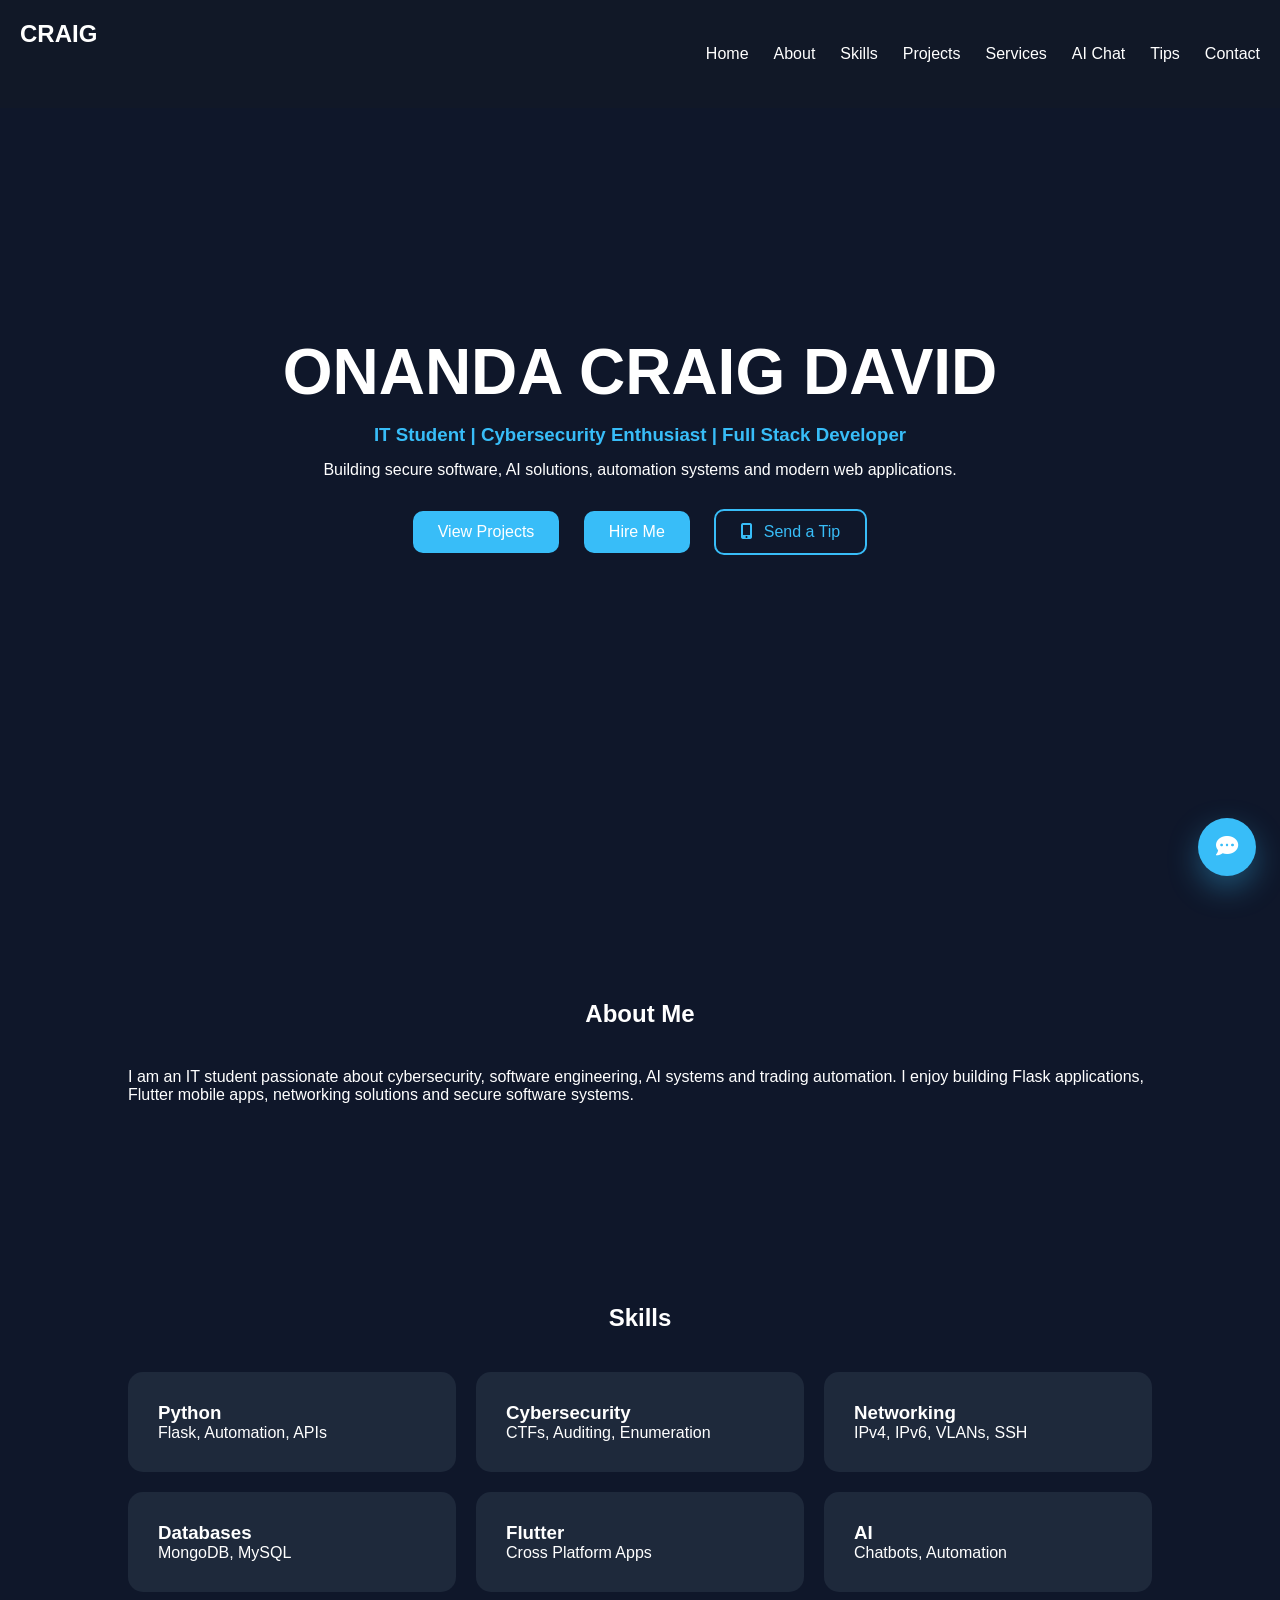
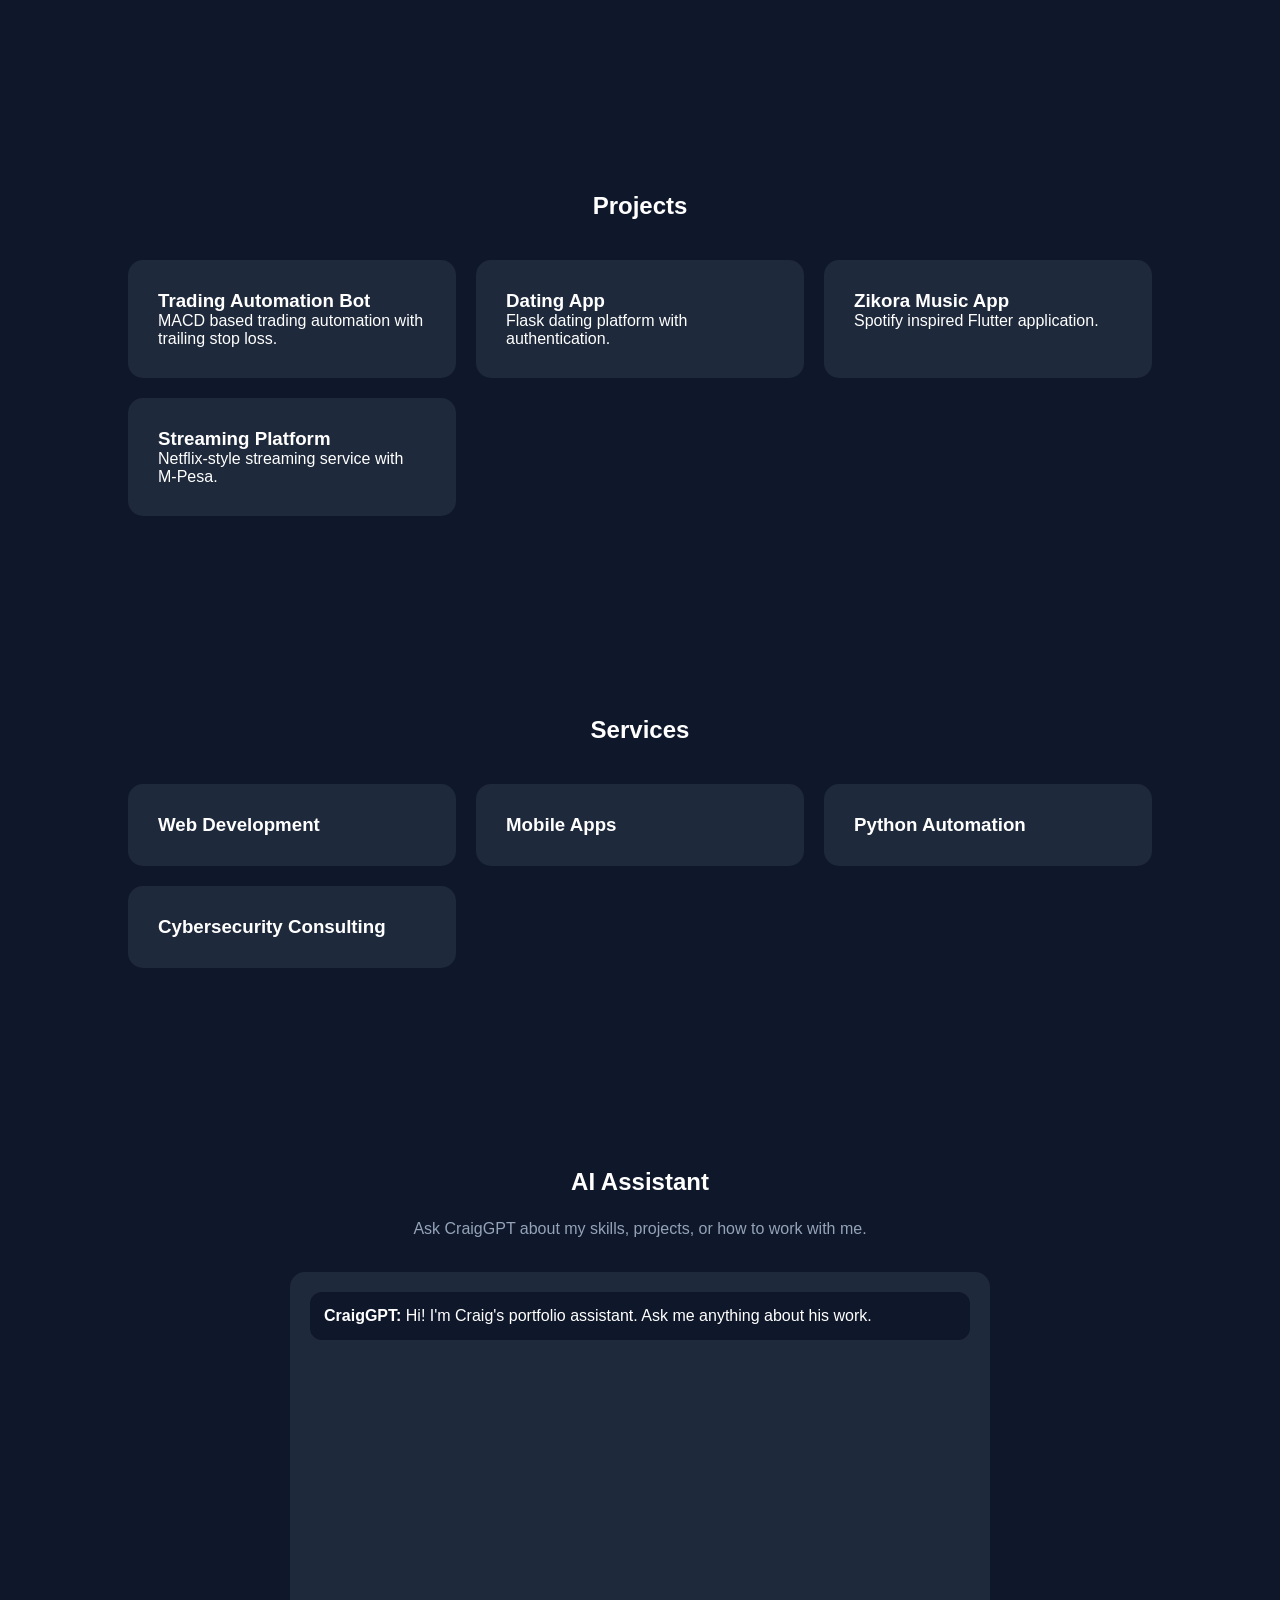
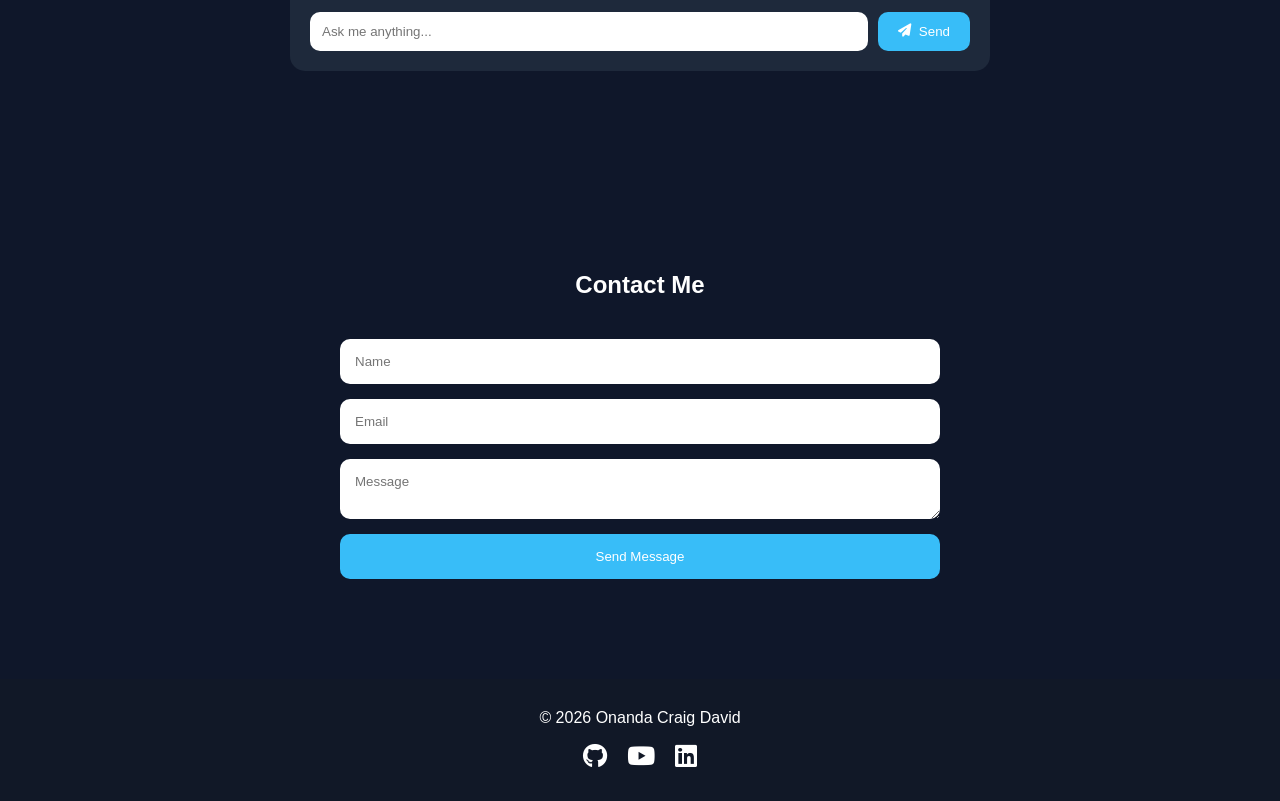
<file: index.html>
<!DOCTYPE html>
<html lang="en">
<head>
<meta charset="UTF-8">
<meta name="viewport" content="width=device-width, initial-scale=1.0">
<title>Onanda Craig David</title>

<link rel="stylesheet" href="index.css">

<link
href="https://cdnjs.cloudflare.com/ajax/libs/font-awesome/6.5.1/css/all.min.css"
rel="stylesheet"
/>

</head>
<body>

<header>
<nav>
<h2>CRAIG</h2>

<button class="nav-toggle" id="navToggle" aria-label="Toggle menu" aria-expanded="false">
<i class="fas fa-bars"></i>
</button>

<ul id="navMenu">
<li><a href="#home">Home</a></li>
<li><a href="#about">About</a></li>
<li><a href="#skills">Skills</a></li>
<li><a href="#projects">Projects</a></li>
<li><a href="#services">Services</a></li>
<li><a href="#chatbot">AI Chat</a></li>
<li><a href="tips.html">Tips</a></li>
<li><a href="#contact">Contact</a></li>
</ul>
</nav>
</header>

<section id="home" class="hero">

<div class="hero-content">

<h1>ONANDA CRAIG DAVID</h1>

<h3>IT Student | Cybersecurity Enthusiast | Full Stack Developer</h3>

<p>
Building secure software, AI solutions,
automation systems and modern web applications.
</p>

<div class="buttons">
<a href="#projects">View Projects</a>
<a href="#contact">Hire Me</a>
<a href="tips.html" class="tip-cta"><i class="fas fa-mobile-alt"></i> Send a Tip</a>
</div>

</div>

</section>

<section id="about">

<h2>About Me</h2>

<p>
I am an IT student passionate about cybersecurity,
software engineering, AI systems and trading automation.

I enjoy building Flask applications, Flutter mobile apps,
networking solutions and secure software systems.
</p>

</section>

<section id="skills">

<h2>Skills</h2>

<div class="cards">

<div class="card">
<h3>Python</h3>
<p>Flask, Automation, APIs</p>
</div>

<div class="card">
<h3>Cybersecurity</h3>
<p>CTFs, Auditing, Enumeration</p>
</div>

<div class="card">
<h3>Networking</h3>
<p>IPv4, IPv6, VLANs, SSH</p>
</div>

<div class="card">
<h3>Databases</h3>
<p>MongoDB, MySQL</p>
</div>

<div class="card">
<h3>Flutter</h3>
<p>Cross Platform Apps</p>
</div>

<div class="card">
<h3>AI</h3>
<p>Chatbots, Automation</p>
</div>

</div>

</section>

<section id="projects">

<h2>Projects</h2>

<div class="cards">

<div class="card">
<h3>Trading Automation Bot</h3>
<p>
MACD based trading automation with trailing stop loss.
</p>
</div>

<div class="card">
<h3>Dating App</h3>
<p>
Flask dating platform with authentication.
</p>
</div>

<div class="card">
<h3>Zikora Music App</h3>
<p>
Spotify inspired Flutter application.
</p>
</div>

<div class="card">
<h3>Streaming Platform</h3>
<p>
Netflix-style streaming service with M-Pesa.
</p>
</div>

</div>

</section>

<section id="services">

<h2>Services</h2>

<div class="cards">

<div class="card">
<h3>Web Development</h3>
</div>

<div class="card">
<h3>Mobile Apps</h3>
</div>

<div class="card">
<h3>Python Automation</h3>
</div>

<div class="card">
<h3>Cybersecurity Consulting</h3>
</div>

</div>

</section>

<section id="chatbot">

<h2>AI Assistant</h2>
<p class="section-subtitle">Ask CraigGPT about my skills, projects, or how to work with me.</p>

<div class="chat-container">

<div id="messages" class="messages">
<div class="message bot">
<strong>CraigGPT:</strong> Hi! I'm Craig's portfolio assistant. Ask me anything about his work.
</div>
</div>

<div class="chat-input">

<input
type="text"
id="userInput"
placeholder="Ask me anything..."
autocomplete="off"
>

<button type="button" onclick="sendMessage()">
<i class="fas fa-paper-plane"></i>
Send
</button>

</div>

</div>

</section>

<button id="chatToggle" class="chat-fab" aria-label="Open chat">
<i class="fas fa-comment-dots"></i>
</button>

<div id="chatWidget" class="chat-widget" aria-hidden="true">
<div class="chat-widget-header">
<span>CraigGPT</span>
<button id="chatClose" type="button" aria-label="Close chat">&times;</button>
</div>
<div id="widgetMessages" class="messages">
<div class="message bot">
<strong>CraigGPT:</strong> Need a quick answer? Ask me here.
</div>
</div>
<div class="chat-input">
<input type="text" id="widgetInput" placeholder="Type a message..." autocomplete="off">
<button type="button" id="widgetSend"><i class="fas fa-paper-plane"></i></button>
</div>
</div>

<section id="contact">

<h2>Contact Me</h2>

<form>

<input type="text" placeholder="Name">

<input type="email" placeholder="Email">

<textarea placeholder="Message"></textarea>

<button type="submit">
Send Message
</button>

</form>

</section>

<footer>

<p>
© 2026 Onanda Craig David
</p>

<div class="socials">

<a href="https://github.com/Craigonanda" target="_blank" rel="noopener noreferrer" aria-label="GitHub"><i class="fab fa-github"></i></a>
<a href="https://www.youtube.com/@transcender_000" target="_blank" rel="noopener noreferrer" aria-label="YouTube"><i class="fab fa-youtube"></i></a>
<a href="https://www.linkedin.com/in/daudi-undefined-34b0a937a/" target="_blank" rel="noopener noreferrer" aria-label="LinkedIn"><i class="fab fa-linkedin"></i></a>

</div>

</footer>

<script src="config.js"></script>
<script src="nav.js"></script>
<script src="script.js"></script>

</body>
</html>
</file>
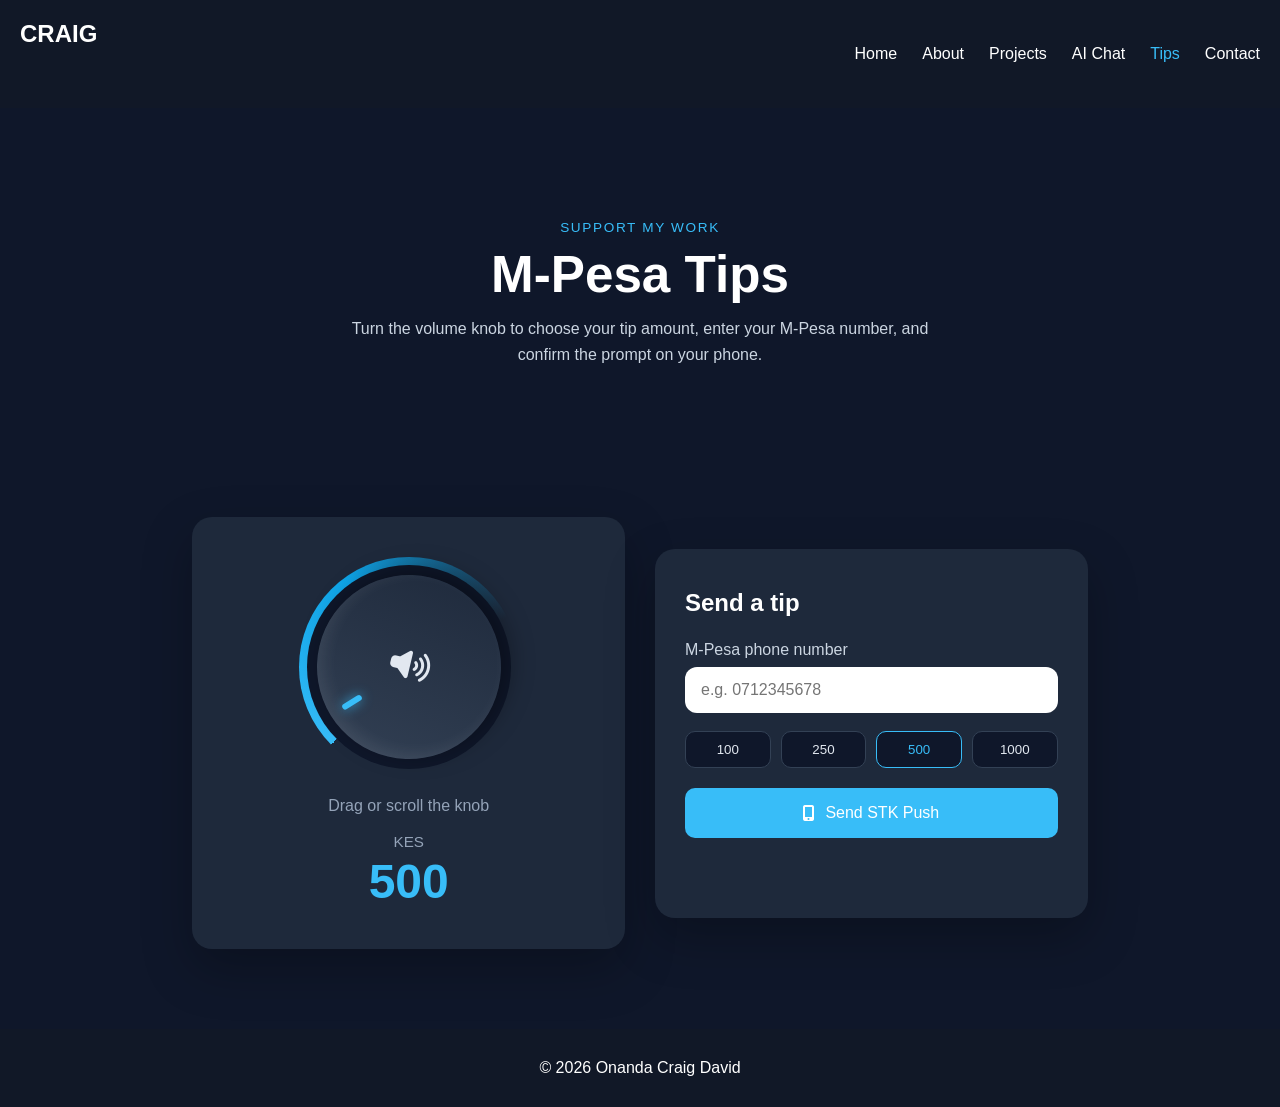
<file: tips.html>
<!DOCTYPE html>
<html lang="en">
<head>
<meta charset="UTF-8">
<meta name="viewport" content="width=device-width, initial-scale=1.0">
<title>Tip Craig | M-Pesa</title>
<link rel="stylesheet" href="index.css">
<link rel="stylesheet" href="tips.css">
<link href="https://cdnjs.cloudflare.com/ajax/libs/font-awesome/6.5.1/css/all.min.css" rel="stylesheet">
</head>
<body class="tips-page">

<header>
<nav>
<h2><a href="index.html">CRAIG</a></h2>
<button class="nav-toggle" id="navToggle" aria-label="Toggle menu" aria-expanded="false">
<i class="fas fa-bars"></i>
</button>
<ul id="navMenu">
<li><a href="index.html#home">Home</a></li>
<li><a href="index.html#about">About</a></li>
<li><a href="index.html#projects">Projects</a></li>
<li><a href="index.html#chatbot">AI Chat</a></li>
<li><a href="tips.html" class="active">Tips</a></li>
<li><a href="index.html#contact">Contact</a></li>
</ul>
</nav>
</header>

<main class="tips-main">
<section class="tips-hero">
<p class="eyebrow">Support my work</p>
<h1>M-Pesa Tips</h1>
<p class="subtitle">
Turn the volume knob to choose your tip amount, enter your M-Pesa number,
and confirm the prompt on your phone.
</p>
</section>

<div class="tips-layout">
<div class="knob-panel">
<div class="knob-wrap">
<div class="knob-ring"></div>
<div class="knob-dial" id="knobDial" aria-hidden="true">
<div class="knob-indicator"></div>
<span class="knob-icon"><i class="fas fa-volume-up"></i></span>
</div>
</div>

<p class="knob-label">Drag or scroll the knob</p>

<div class="amount-display">
<span class="currency">KES</span>
<span class="amount" id="tipAmount">500</span>
</div>

<input type="range" id="amountSlider" min="10" max="10000" step="10" value="500" class="sr-only" aria-label="Tip amount">
</div>

<div class="tip-form-panel">
<h2>Send a tip</h2>

<label for="phoneInput">M-Pesa phone number</label>
<input type="tel" id="phoneInput" placeholder="e.g. 0712345678" autocomplete="tel">

<div class="preset-row">
<button type="button" class="preset" data-amount="100">100</button>
<button type="button" class="preset" data-amount="250">250</button>
<button type="button" class="preset" data-amount="500">500</button>
<button type="button" class="preset" data-amount="1000">1000</button>
</div>

<button type="button" id="tipBtn" class="tip-btn">
<i class="fas fa-mobile-alt"></i>
Send STK Push
</button>

<p id="tipStatus" class="tip-status" role="status" aria-live="polite"></p>
</div>
</div>
</main>

<footer>
<p>© 2026 Onanda Craig David</p>
</footer>

<script src="config.js"></script>
<script src="nav.js"></script>
<script src="tips.js"></script>
</body>
</html>
</file>
<file: index.css>
*{
margin:0;
padding:0;
box-sizing:border-box;
font-family:Segoe UI,sans-serif;
scroll-behavior:smooth;
}

body{
background:#0f172a;
color:white;
}

header{
position:fixed;
width:100%;
background:#111827;
padding:20px;
z-index:1000;
}

nav{
display:flex;
justify-content:space-between;
align-items:center;
}

nav ul{
display:flex;
list-style:none;
gap:25px;
}

nav a{
text-decoration:none;
color:white;
}

.nav-toggle{
display:none;
background:none;
border:none;
color:white;
font-size:1.5rem;
cursor:pointer;
padding:6px 10px;
}

.hero{
height:100vh;
display:flex;
justify-content:center;
align-items:center;
text-align:center;
padding:50px;
}

.hero h1{
font-size:4rem;
}

.hero h3{
color:#38bdf8;
margin:15px 0;
}

.buttons{
margin-top:20px;
}

.buttons a{
padding:12px 25px;
background:#38bdf8;
text-decoration:none;
color:white;
margin:10px;
border-radius:10px;
display:inline-block;
}

.buttons a.tip-cta{
background:transparent;
border:2px solid #38bdf8;
color:#38bdf8;
}

.buttons a.tip-cta:hover{
background:#38bdf8;
color:white;
}

.buttons a.tip-cta i{
margin-right:6px;
}

section{
padding:100px 10%;
}

h2{
text-align:center;
margin-bottom:40px;
}

.cards{
display:grid;
grid-template-columns:repeat(auto-fit,minmax(250px,1fr));
gap:20px;
}

.card{
background:#1e293b;
padding:30px;
border-radius:15px;
transition:0.3s;
}

.card:hover{
transform:translateY(-10px);
}

.section-subtitle{
text-align:center;
color:#94a3b8;
margin:-20px auto 30px;
max-width:560px;
line-height:1.6;
}

.chat-container{
max-width:700px;
margin:auto;
background:#1e293b;
padding:20px;
border-radius:15px;
}

.messages,
#messages{
height:300px;
overflow-y:auto;
margin-bottom:20px;
display:flex;
flex-direction:column;
gap:12px;
}

.message{
padding:12px 14px;
border-radius:12px;
line-height:1.5;
background:#0f172a;
}

.message.user{
background:#1d4ed8;
}

.message.bot{
background:#0f172a;
}

.message.typing{
color:#94a3b8;
font-style:italic;
}

.chat-input{
display:flex;
gap:10px;
}

.chat-input input{
flex:1;
padding:12px;
border:none;
border-radius:10px;
}

.chat-input button{
padding:12px 20px;
background:#38bdf8;
border:none;
color:white;
cursor:pointer;
border-radius:10px;
display:flex;
align-items:center;
gap:8px;
}

.chat-fab{
position:fixed;
right:24px;
bottom:24px;
width:58px;
height:58px;
border:none;
border-radius:50%;
background:#38bdf8;
color:white;
font-size:1.4rem;
cursor:pointer;
box-shadow:0 12px 30px rgba(56,189,248,0.35);
z-index:1100;
}

.chat-widget{
position:fixed;
right:24px;
bottom:92px;
width:min(360px, calc(100vw - 32px));
background:#1e293b;
border-radius:16px;
overflow:hidden;
box-shadow:0 20px 50px rgba(0,0,0,0.35);
transform:translateY(16px) scale(0.98);
opacity:0;
pointer-events:none;
transition:0.2s ease;
z-index:1100;
}

.chat-widget.open{
transform:translateY(0) scale(1);
opacity:1;
pointer-events:auto;
}

.chat-widget-header{
display:flex;
justify-content:space-between;
align-items:center;
padding:14px 16px;
background:#111827;
font-weight:600;
}

.chat-widget-header button{
background:none;
border:none;
color:white;
font-size:1.4rem;
cursor:pointer;
}

.chat-widget .messages{
height:260px;
padding:16px;
}

.chat-widget .chat-input{
padding:12px;
}

.chat-widget .chat-input button{
padding:12px 16px;
}

form{
max-width:600px;
margin:auto;
display:flex;
flex-direction:column;
gap:15px;
}

input,textarea{
padding:15px;
border:none;
border-radius:10px;
}

button{
padding:15px;
background:#38bdf8;
border:none;
color:white;
cursor:pointer;
border-radius:10px;
}

footer{
text-align:center;
padding:30px;
background:#111827;
}

.socials{
margin-top:15px;
font-size:25px;
display:flex;
justify-content:center;
gap:20px;
}

.socials a{
color:white;
transition:0.2s;
}

.socials a:hover{
color:#38bdf8;
}

/* ===================== Responsive: tablets ===================== */
@media (max-width: 880px){

nav{
flex-wrap:wrap;
}

.nav-toggle{
display:block;
}

nav ul{
display:none;
flex-direction:column;
width:100%;
gap:0;
margin-top:15px;
}

nav ul.open{
display:flex;
}

nav ul li{
width:100%;
}

nav ul li a{
display:block;
padding:14px 4px;
border-top:1px solid rgba(255,255,255,0.08);
}

nav ul li:first-child a{
border-top:none;
}

section{
padding:80px 6%;
}

.hero{
padding:30px 6%;
}

.hero h1{
font-size:clamp(2.2rem, 8vw, 3.4rem);
}

}

/* ===================== Responsive: phones ===================== */
@media (max-width: 520px){

header{
padding:14px 16px;
}

.hero h1{
font-size:clamp(1.8rem, 9vw, 2.6rem);
line-height:1.2;
}

.hero h3{
font-size:1.05rem;
}

.hero p{
font-size:0.95rem;
}

.buttons a{
padding:12px 18px;
margin:6px;
display:inline-block;
}

section{
padding:60px 5%;
}

h2{
font-size:1.6rem;
}

.cards{
grid-template-columns:1fr;
}

.chat-container{
padding:14px;
}

.messages,
#messages{
height:240px;
}

.chat-fab{
right:16px;
bottom:16px;
width:52px;
height:52px;
font-size:1.2rem;
}

.chat-widget{
right:16px;
bottom:80px;
width:calc(100vw - 24px);
}

form{
gap:12px;
}

}
</file>
<file: tips.css>
.tips-page header nav h2 a,
.tips-page nav a.active {
color: #38bdf8;
}

.tips-page header nav h2 a {
text-decoration: none;
color: white;
}

.tips-main {
padding: 120px 8% 80px;
max-width: 1100px;
margin: 0 auto;
}

.tips-hero {
text-align: center;
margin-bottom: 50px;
}

.tips-hero .eyebrow {
color: #38bdf8;
text-transform: uppercase;
letter-spacing: 0.12em;
font-size: 0.85rem;
margin-bottom: 10px;
}

.tips-hero h1 {
font-size: clamp(2rem, 5vw, 3.2rem);
margin-bottom: 12px;
}

.tips-hero .subtitle {
color: #cbd5e1;
max-width: 620px;
margin: 0 auto;
line-height: 1.6;
}

.tips-layout {
display: grid;
grid-template-columns: 1fr 1fr;
gap: 30px;
align-items: center;
}

.knob-panel,
.tip-form-panel {
background: #1e293b;
border-radius: 20px;
padding: 40px 30px;
box-shadow: 0 20px 50px rgba(0, 0, 0, 0.25);
}

.knob-wrap {
position: relative;
width: 220px;
height: 220px;
margin: 0 auto 20px;
}

.knob-ring {
position: absolute;
inset: 0;
border-radius: 50%;
background: conic-gradient(from 225deg, #38bdf8, #0ea5e9, #1e293b 55%);
padding: 8px;
}

.knob-ring::after {
content: "";
display: block;
width: 100%;
height: 100%;
border-radius: 50%;
background: #0f172a;
}

.knob-dial {
position: absolute;
inset: 18px;
border-radius: 50%;
background: linear-gradient(145deg, #334155, #1e293b);
box-shadow: inset 0 8px 16px rgba(255, 255, 255, 0.08), 0 10px 25px rgba(0, 0, 0, 0.35);
cursor: grab;
touch-action: none;
display: flex;
align-items: center;
justify-content: center;
transform: rotate(-135deg);
transition: transform 0.05s linear;
}

.knob-dial:active {
cursor: grabbing;
}

.knob-indicator {
position: absolute;
top: 14px;
left: 50%;
width: 6px;
height: 22px;
margin-left: -3px;
border-radius: 999px;
background: #38bdf8;
box-shadow: 0 0 12px rgba(56, 189, 248, 0.8);
}

.knob-icon {
font-size: 2rem;
color: #e2e8f0;
transform: rotate(135deg);
}

.knob-label {
text-align: center;
color: #94a3b8;
margin-bottom: 18px;
}

.amount-display {
text-align: center;
}

.amount-display .currency {
display: block;
color: #94a3b8;
font-size: 0.95rem;
margin-bottom: 4px;
}

.amount-display .amount {
font-size: 3rem;
font-weight: 700;
color: #38bdf8;
}

.tip-form-panel h2 {
text-align: left;
margin-bottom: 24px;
}

.tip-form-panel label {
display: block;
margin-bottom: 8px;
color: #cbd5e1;
}

.tip-form-panel input[type="tel"] {
width: 100%;
padding: 14px 16px;
border: none;
border-radius: 12px;
margin-bottom: 18px;
font-size: 1rem;
}

.preset-row {
display: grid;
grid-template-columns: repeat(4, 1fr);
gap: 10px;
margin-bottom: 20px;
}

.preset {
padding: 10px;
border: 1px solid #334155;
border-radius: 10px;
background: #0f172a;
color: #e2e8f0;
cursor: pointer;
transition: 0.2s;
}

.preset:hover,
.preset.active {
border-color: #38bdf8;
color: #38bdf8;
}

.tip-btn {
width: 100%;
padding: 16px;
font-size: 1rem;
display: flex;
align-items: center;
justify-content: center;
gap: 10px;
}

.tip-status {
min-height: 24px;
margin-top: 16px;
font-size: 0.95rem;
line-height: 1.5;
}

.tip-status.success {
color: #4ade80;
}

.tip-status.error {
color: #f87171;
}

.sr-only {
position: absolute;
width: 1px;
height: 1px;
padding: 0;
margin: -1px;
overflow: hidden;
clip: rect(0, 0, 0, 0);
border: 0;
}

@media (max-width: 900px) {
.tips-layout {
grid-template-columns: 1fr;
}
}

@media (max-width: 480px) {
.tips-main {
padding: 100px 5% 60px;
}

.knob-panel,
.tip-form-panel {
padding: 28px 18px;
}

.knob-wrap {
width: 180px;
height: 180px;
}

.amount-display .amount {
font-size: 2.4rem;
}

.preset-row {
gap: 8px;
}
}
</file>
